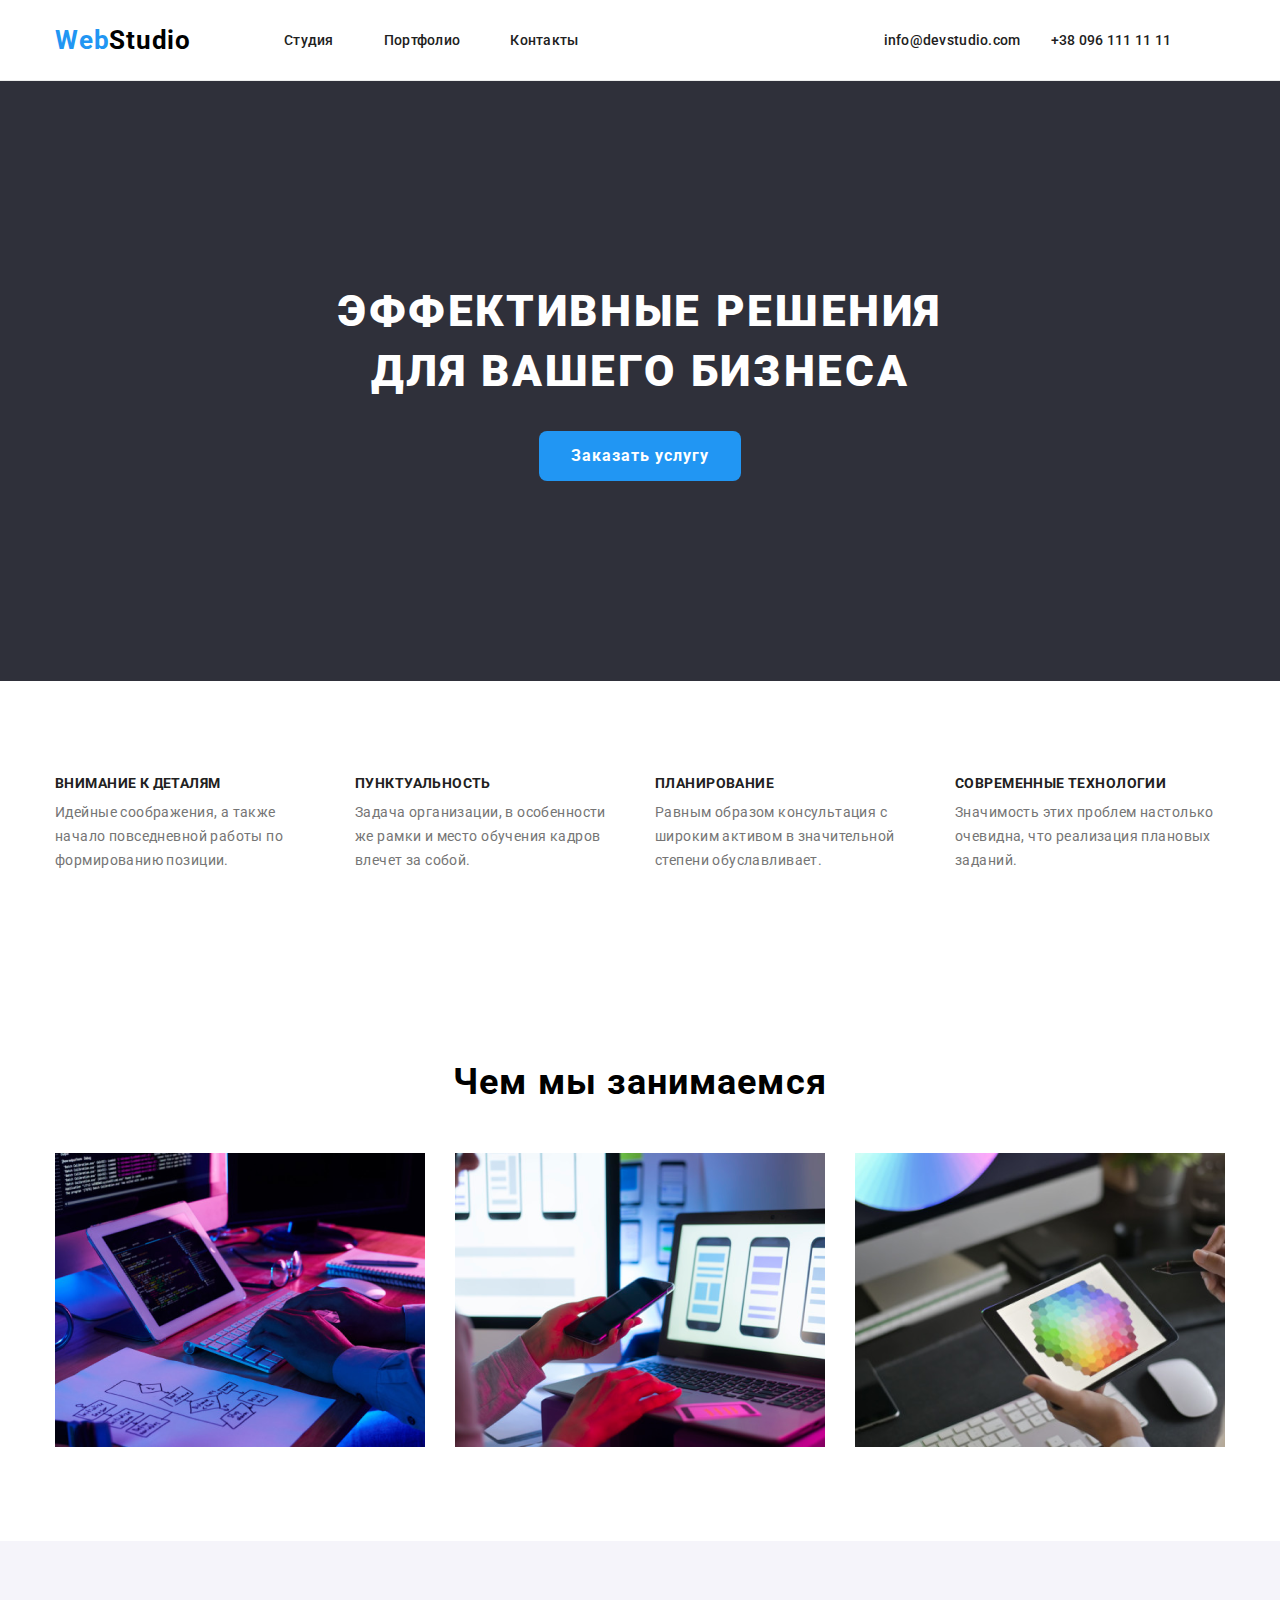
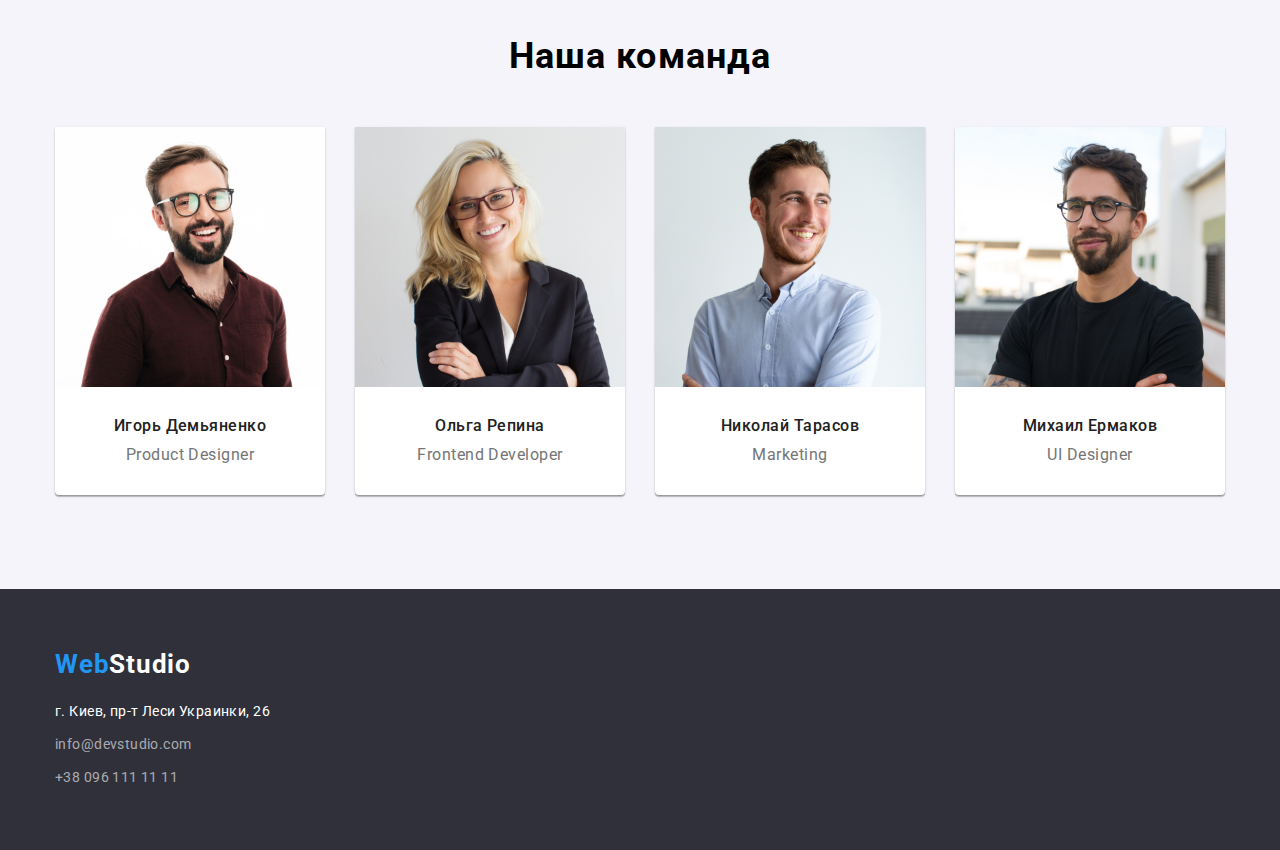
<file: index.html>
<!DOCTYPE html>
<html lang="ru">
<head>
    <meta charset="UTF-8">
    <meta name="viewport" content="width=device-width, initial-scale=1.0">
    <title>Вебстудия</title>
    <link rel="stylesheet" href="https://cdnjs.cloudflare.com/ajax/libs/modern-normalize/1.0.0/modern-normalize.css">
    <link href="https://fonts.googleapis.com/css2?family=Raleway:wght@700&family=Roboto:wght@400;500;700;900&display=swap" rel="stylesheet">
    <link rel="stylesheet" href="css/styles.css">  
</head>
<body>
    <header class="header ">
        <div class="container container-header">
        <nav class="navigation">
            <div class="logo-container">
            <a class="logo link" lang="en" href="./index.html" aria-label="webstudio logo"><span class="logo-web">Web</span>Studio</a> 
           </div>
            <ul class="navigation-list list">
                <li class="navigation-list-item">
                    <a class="navigation-list-link link" href="" >Студия</a>
                </li>
                <li class="navigation-list-item">
                    <a class="navigation-list-link link" href="./portfolio.html">Портфолио</a>
                </li>
                <li class="navigation-list-item">
                    <a class="navigation-list-link link" href="">Контакты</a>
                </li>
            </ul>
            <address class="address ">
            <ul class="address-list list">
                <li class="address-list-item">
                  <a class="address-list-link link " href="mailto:info@devstudio.com">info@devstudio.com</a>
                </li>
                <li class="address-list-item">
                   <a class="address-list-link link " href="tel:+380961111111">+38 096 111 11 11</a>
                </li>
            </ul>
        </address>
        </nav>
    </div>
        
    </header>
    <main>
        <!--HERO-->
        <section class="hero">
            <div class="container">
            <h1 class="hero-title">Эффективные решения <br> для вашего бизнеса</h1>
            <button class="hero-btn" type="button">Заказать услугу</button>
            </div>
        </section>
        <!--BENEFITS-->
        <section class="benefits section">
            <div class="container">
            <h2 hidden>Наши преимущества</h2>
            <ul class="benefits-list list">
            <li class="benefits-list-item">
                <h3 class="benefits-title">Внимание к деталям</h3>
            <p class="benefits-description">Идейные соображения, а также начало повседневной работы по формированию позиции.</p>
        </li>
            <li class="benefits-list-item">
                <h3 class="benefits-title">Пунктуальность</h3>
                <p class="benefits-description">Задача организации, в особенности же рамки и место обучения кадров влечет за собой.</p>
            </li>
            <li class="benefits-list-item">
                <h3 class="benefits-title">Планирование</h3>
                <p class="benefits-description">Равным образом консультация с широким активом в значительной степени обуславливает.</p>
        </li>
            <li class="benefits-list-item">
                <h3 class="benefits-title">Современные технологии</h3>
                <p class="benefits-description">Значимость этих проблем настолько очевидна, что реализация плановых заданий.</p>
        </li>
         </ul>
        </div>
        </section>
        <!--WHAT WE DO-->
        <section class="whatwedo section">
            <div class="container">
            <h2 class="section-title">Чем мы занимаемся</h2>
            <ul class="whatwedo-list list">
                <li class="whatwedo-item">
                    <img class="whatwedo-img" src="./images/whatwedo/box1.png" width="370" height="294" alt="разработчик пишет код">
                </li>
                <li class="whatwedo-item">
                    <img class="whatwedo-img" src="./images/whatwedo/box2.png" width="370" height="294" alt="тестировщик проводит тест">
                </li>
                <li class="whatwedo-item"><img class="whatwedo-img" src="./images/whatwedo/box3.png" width="370" height="294" alt="дизайнер подбирает цветовую гамму сайта">
                </li>
            </ul>
           </div>
        </section>
                <!--OUR TEAM-->
                <section class="team section">
                    <div class="container">
                    <h2 class="section-title">Наша команда</h2>
                    <ul class="team-list list">
                        <li class="team-list-item">
                           <img class="team-list-img" src="./images/team/number1.jpg" width="270" height="260" alt=" Игорь Демьяненко дизайнер">
                            <h3 class="member-name">Игорь Демьяненко</h3>
                              <p class="member-profession">Product Designer</p>

                        </li>
                        <li class="team-list-item">
                        <img class="team-list-img"  src="./images/team/number2.jpg" width="270" height="260" alt="Ольга Репина разработчик">
                            <h3 class="member-name">Ольга Репина</h3>
                             <p class="member-profession">Frontend Developer</p>
                        </li>
                        <li class="team-list-item">
                           <img class="team-list-img" src="./images/team/number3.jpg" width="270" height="260" alt="Николай Тарасов маркетолог">
                            <h3 class="member-name">Николай Тарасов</h3>
                             <p class="member-profession">Marketing</p>
                        </li>
                        <li class="team-list-item">
                           <img class="team-list-img"  src="./images/team/number4.jpg" width="270" height="260" alt="Михаил Ермаков UI дизайнер ">
                            <h3 class="member-name">Михаил Ермаков</h3>
                             <p class="member-profession">UI Designer</p>
                        </li>
                      
                    </ul>
                </div>
                </section>

    </main>
    <footer class="footer">
        <div class="container">
        <a class="footer-logo link" lang="en" href="./index.html" aria-label="webstudio logo"> <span class="logo-web">Web</span><span class="studio-logo">Studio</span></a> 
       
        <p class="address-location">г. Киев, пр-т Леси Украинки, 26</p>
        <address class="address-footer">
            <ul class="footer-address list" >
                <li class="footer-address-item">
                  <a class="footer-address-link link" href="mailto:info@devstudio.com">info@devstudio.com</a>
                </li>
                <li class="footer-address-item">
                   <a class="footer-address-link link" href="tel:+380961111111">+38 096 111 11 11</a>
                </li>
            </ul>
        </address>
    </div>

    </footer>
    
</body>
</html>
</file>
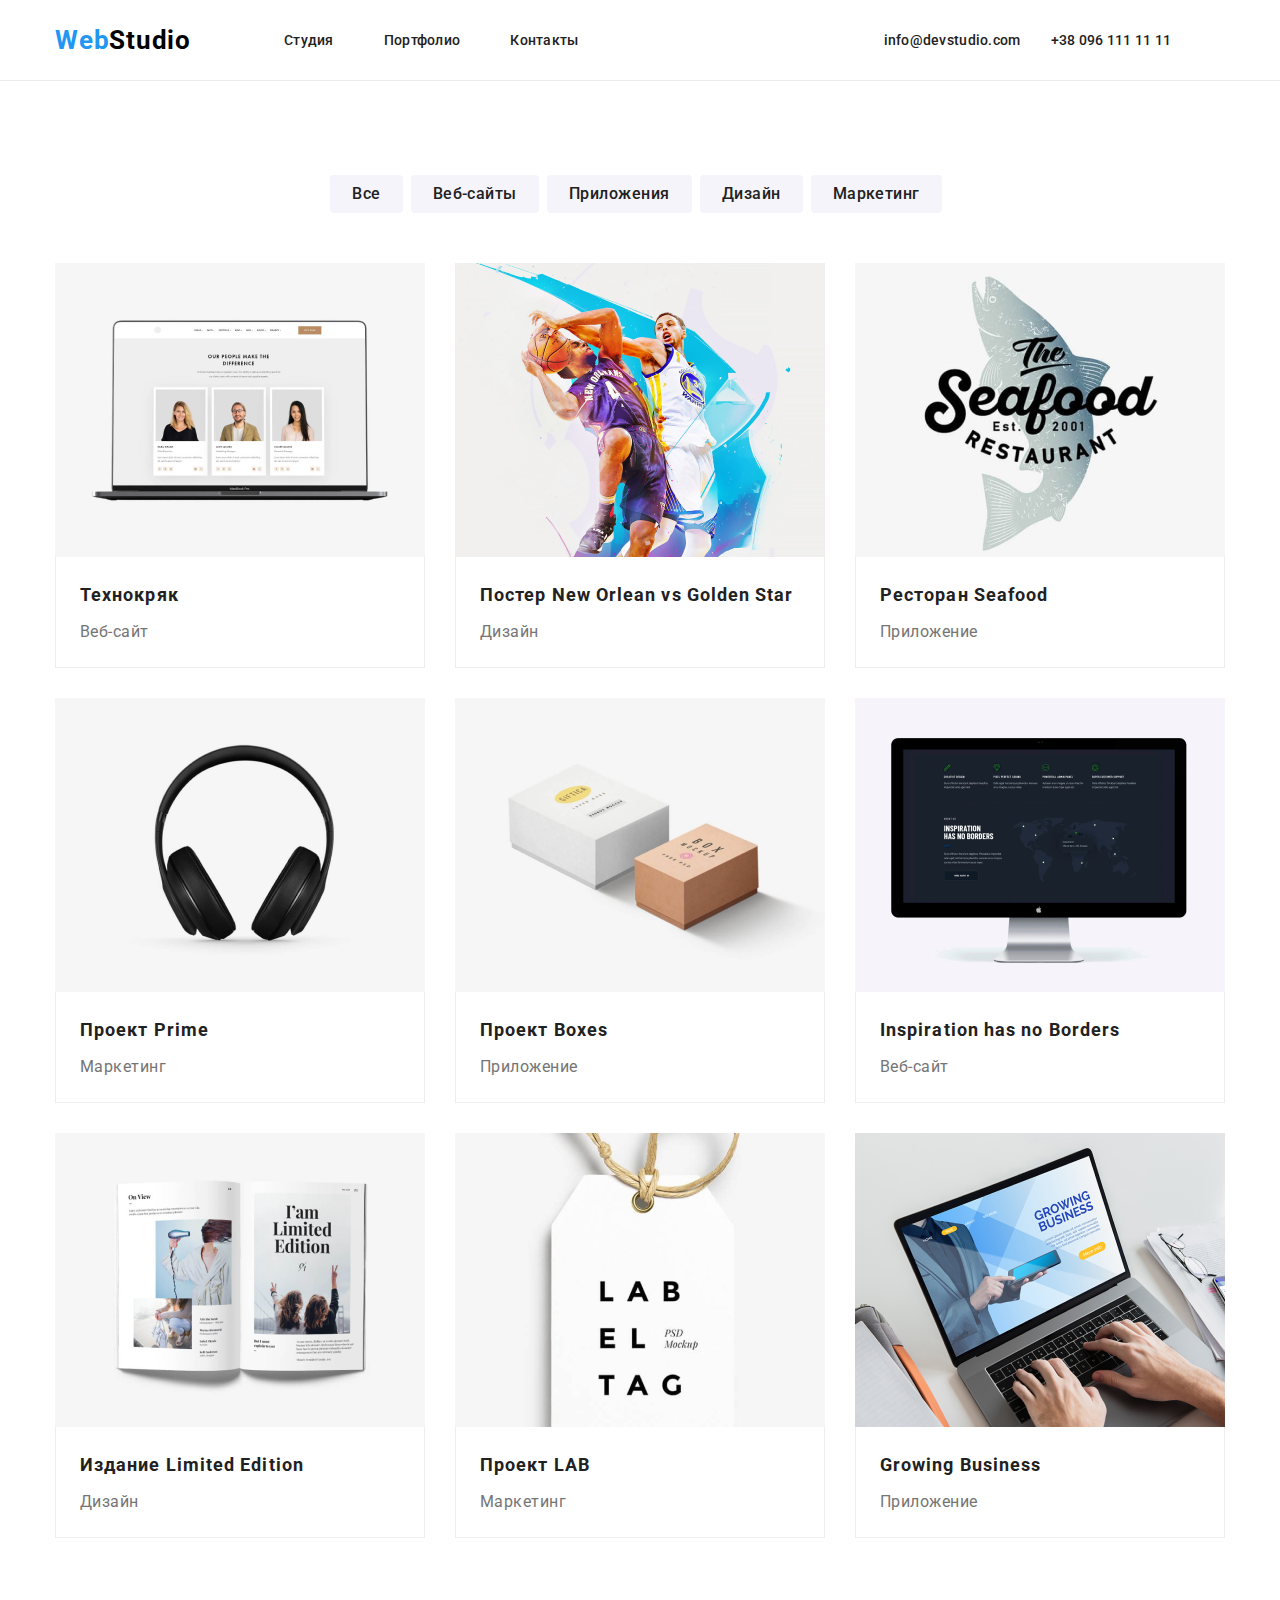
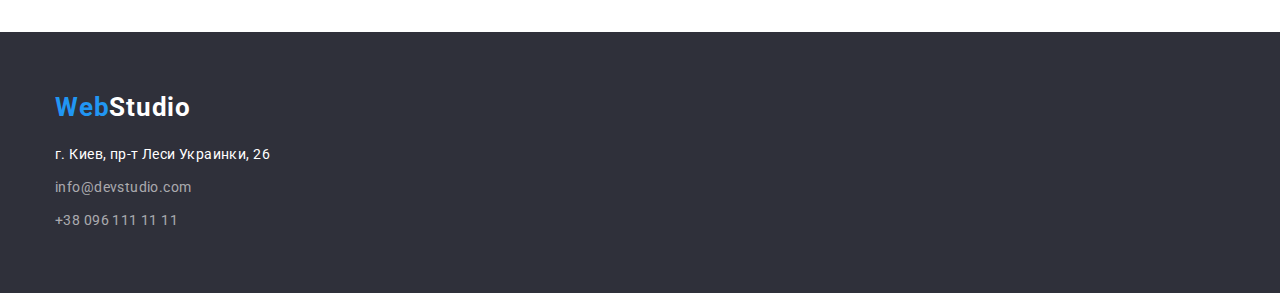
<file: portfolio.html>
<!DOCTYPE html>
<html lang="ru">
<head>
    <meta charset="UTF-8">
    <meta name="viewport" content="width=device-width, initial-scale=1.0">
    <title>Портфолио</title>
    <link rel="stylesheet" href="https://cdnjs.cloudflare.com/ajax/libs/modern-normalize/1.0.0/modern-normalize.css">
    <link href="https://fonts.googleapis.com/css2?family=Raleway:wght@700&family=Roboto:wght@400;500;700;900&display=swap" rel="stylesheet">
    <link rel="stylesheet" href="css/styles.css"> 
</head>
<body>
    <header class="header ">
        <div class="container container-header">
        <nav class="navigation">
            <a class="logo link" lang="en" href="./index.html" aria-label="webstudio logo"><span class="logo-web">Web</span>Studio</a> 
            <ul class="navigation-list list">
                <li class="navigation-list-item">
                    <a class="navigation-list-link link" href="" >Студия</a>
                </li>
                <li class="navigation-list-item">
                    <a class="navigation-list-link link" href="./portfolio.html">Портфолио</a>
                </li>
                <li class="navigation-list-item">
                    <a class="navigation-list-link link" href="">Контакты</a>
                </li>
            </ul>
            <address class="address ">
            <ul class="address-list list">
                <li class="address-list-item">
                  <a class="address-list-link link " href="mailto:info@devstudio.com">info@devstudio.com</a>
                </li>
                <li class="address-list-item">
                   <a class="address-list-link link " href="tel:+380961111111">+38 096 111 11 11</a>
                </li>
            </ul>
        </address>
        </nav>
    </div>
        
    </header>
    <main>
        <section class="Portfolio section">
            <div class="container ">
            <h2 hidden>Портфолио</h2>
            <ul class="portfolio-btn-list list">
                <li><button class="portfolio-btn" type="button">Все</button></li>
                <li><button class="portfolio-btn" type="button">Веб-сайты</button></li>
                <li><button class="portfolio-btn" type="button">Приложения</button></li>
                <li><button class="portfolio-btn" type="button">Дизайн</button></li>
                <li><button class="portfolio-btn" type="button">Маркетинг</button></li> 
            </ul>
            <ul class="portfolio-gallery list ">
                <li class="portfolio-item" >
                    <img class="portfolio-img" width="370" height="294" src="./images/portfolio/img1.png" alt="сайт технокряка">
                    <div class="card-content">
                        <h3 class="portfolio-title" >Технокряк</h3>
                        <p  class="portfolio-text">Веб-сайт</p>
                    </div>
                
                </li>
                <li class="portfolio-item" >
                    <img class="portfolio-img" width="370" height="294" src="./images/portfolio/img2.png" alt="Постер New Orlean vs Golden Star">
                    <div class="card-content">
                        <h3 class="portfolio-title poster">Постер <span lang="en">New Orlean vs Golden Star </span></h3>
                        <p class="portfolio-text">Дизайн</p>
                    </div>
                   
                </li>
                <li class="portfolio-item" >
                    <img class="portfolio-img" width="370" height="294" src="./images/portfolio/img3.png" alt="эмблема ресторана Seafood">
                    <div class="card-content">
                        <h3 class="portfolio-title" >Ресторан Seafood</h3>
                        <p  class="portfolio-text">Приложение</p>
                    </div>
                    
                </li>
                <li class="portfolio-item" >
                    <img class="portfolio-img" width="370" height="294" src="./images/portfolio/img4.png" alt="черные наушники">
                    <div class="card-content">
                        <h3 class="portfolio-title" >Проект Prime</h3>
                        <p class="portfolio-text" >Маркетинг</p>
                    </div>
                </li>
                <li class="portfolio-item" >
                    <img class="portfolio-img" width="370" height="294" src="./images/portfolio/img5.png" alt="две коробки">
                    <div class="card-content">
                        <h3 class="portfolio-title" >Проект Boxes</h3>
                    <p  class="portfolio-text">Приложение</p>
                    </div>
                </li>
                <li class="portfolio-item" >
                    <img class="portfolio-img" width="370" height="294" src="./images/portfolio/img6.png" alt="компьютер">
                    <div class="card-content">
                        <h3 class="portfolio-title" >Inspiration has no Borders</h3>
                    <p class="portfolio-text" >Веб-сайт</p>
                    </div>
                </li>
                <li class="portfolio-item" >
                    <img class="portfolio-img" width="370" height="294" src="./images/portfolio/img7.png" alt="открытая книга">
                    <div class="card-content">
                        <h3 class="portfolio-title" >Издание Limited Edition</h3>
                    <p class="portfolio-text" >Дизайн</p>
                    </div>
                </li>
                <li class="portfolio-item" >
                    <img class="portfolio-img" width="370" height="294" src="./images/portfolio/img8.png" alt="бирка">
                    <div class="card-content">
                        <h3 class="portfolio-title" >Проект LAB</h3>
                    <p class="portfolio-text" >Маркетинг</p>
                    </div>
                </li>
                <li class="portfolio-item" >
                    <img class="portfolio-img"  width="370" height="294" src="./images/portfolio/img9.png" alt="открытый ноутбук">
                    <div class="card-content">
                        <h3 class="portfolio-title" >Growing Business</h3>
                    <p class="portfolio-text" >Приложение</p>
                    </div>
                </li>
            </ul>
        </div>
        </section>
    </main>
    <footer class="footer">
        <div class="container">
        <a class="footer-logo link" lang="en" href="./index.html" aria-label="webstudio logo"> <span class="logo-web">Web</span><span class="studio-logo">Studio</span></a> 
       
        <p class="address-location">г. Киев, пр-т Леси Украинки, 26</p>
        <address class="address-footer">
            <ul class="footer-address list" >
                <li class="footer-address-item">
                  <a class="footer-address-link link" href="mailto:info@devstudio.com">info@devstudio.com</a>
                </li>
                <li class="footer-address-item">
                   <a class="footer-address-link link" href="tel:+380961111111">+38 096 111 11 11</a>
                </li>
            </ul>
        </address>
    </div>

    </footer>
    
</body>
</html>
</file>
<file: css/styles.css>
:root{
    --accent-color:#2196F3;
    --main-font:'Roboto', sans-serif;
    --secondary-font: "Raleway", sans-serif;  
}
html{
    box-sizing: border-box;
  }

  *,
  *::before,
  *::after {
    box-sizing: inherit;
    margin: 0;
    padding:0;
  }

body {
    font-family: var(--main-font);
    font-style: normal;
}
img{
    display: block;

}
.list{
    list-style: none; 
}

  .link {
    text-decoration: none;
  }
  .address {
    font-style: normal;
  }
  .container{
    width: 1200px;
    padding: 0 15px;
    margin: 0 auto;
  }
  .section{
    padding-top: 94px;
    padding-bottom: 94px;
  }

/*  =========== HEADER  ============ */
.header{
    border-bottom: 1px solid #ECECEC; 
}
.container-header{
    display: flex;
    align-items: center;
    justify-content: space-between;
    height: 80px;   
}


.navigation{
    display: flex;
    align-items: center;
}

.navigation-list{
    display: flex;
}
.navigation-list-item:not(:last-child){
    margin-right: 50px;
   }
.address-list{
    display: flex; 
}
.address-list-item:not(:last-child){
    margin-right: 30px;
   }
.address{
    margin-left: 305px;
}
.logo-container{
  display: flex;
}
.logo{
   
    font-family:var(--secondary-font)
    font-style: normal;
    font-weight: 700;
    font-size: 26px;
    line-height: 1.192;
    letter-spacing: 0.03em;
    color: #000000;
    margin-right:93px;
   
}

.logo-web{
    color: #2196F3;
}
.studio-logo{
    color: #FFFFFF;
}
.navigation-list-link,
.address-list-link{
    font-weight: 500;
    font-size: 14px;
    line-height: 1.143;
    letter-spacing: 0.02em;
    color: #212121;
}
.navigation-list-link:hover,
 .navigation-list-link:focus,
 .address-list-link:hover,
 .address-list-link:focus{
  color:var(--accent-color);}

  /*  ============END  HEADER  ============ */

  /*  =========== HERO  ============ */
  .hero{
    background: #2F303A;
    text-align: center;
    padding-top: 200px;
    padding-bottom: 200px;
}

.hero-title{
font-weight: 900;
font-size: 44px;
line-height: 1.364;
text-align: center;
letter-spacing: 0.06em;
text-transform: uppercase;
color: #FFFFFF;
margin-bottom: 30px;
margin-left: auto;
margin-right: auto;
}

.hero-btn{
display: block;
padding: 10px 32px;
font-weight: 700;
border: 0;
border-radius: 8px;
font-size: 16px;
line-height: 1.875;
display: inline;
align-items: center;
text-align: center;
letter-spacing: 0.06em;
color: #FFFFFF;
background-color: var(--accent-color);

}


/*  =========== END HERO  ============ */

/*  =========== BENEFITS  ============ */ 
.benefits-list{
    display: flex;
   justify-content: space-between;
  }

  .benefits-list >li {
   flex-basis: 270px;
   margin-right: 30px;
  }
 .benefits-list >li:last-child{
     margin-right: 0px;
 }
.benefits-title{
font-weight: 700;
font-size: 14px;
line-height: 1.143;
letter-spacing: 0.03em;
text-transform: uppercase;
color: #212121;
margin-bottom: 10px;

}
.benefits-description{
font-weight: 400;
font-size: 14px;
line-height: 1.714;
letter-spacing: 0.03em;
color: #757575;
}




/*  =========== END BENEFITS  ============ */

/*  =========== WHAT WE DO   ============ */ 
.section-title {
  
    margin-bottom: 50px;
    text-align: center;
    font-weight: 700;
    font-size: 36px;
    line-height: 1.167;
    letter-spacing: 0.03em;
    align-items: center;
  }
  .whatwedo-list{
    display: flex;
  }
  .whatwedo-list> li {
    margin-right: 30px;
  }
  .whatwedo-list> li:last-child {
    margin-right: 0px;
  }
  
  
  /*  =========== END WHAT WE DO   ============ */

  /*  =========== OUR TEAM   ============ */ 
  .team {
    background: #f5f4fa;
  }
 .team-list{
    display: flex;
  }
  .team-list> li {
    margin-right: 30px;
    background: #ffffff;
    box-shadow: 0px 1px 3px rgba(0, 0, 0, 0.12), 0px 1px 1px rgba(0, 0, 0, 0.14), 0px 2px 1px rgba(0, 0, 0, 0.2);
    border-radius: 0px 0px 4px 4px;

Sunny Store, [25.09.20 03:07]
}
  .team-list > li:last-child {
    margin-right: 0px;
  }
  .team-list-img{
    margin-bottom: 30px;
  }
  .member-name{
  font-weight: 500;
  font-size: 16px;
  line-height: 1.186;
  text-align: center;
  letter-spacing: 0.03em;
  color: #212121;
  margin-bottom: 10px;
  }
  
  .member-profession{
  font-weight: 400;
  font-size: 16px;
  line-height: 1.186;
  letter-spacing: 0.03em;
  color: #757575;
  text-align: center;
  padding-bottom: 30px;
  }
  /*  ===========END  OUR TEAM   ============ */
  
  /*  ===========FOOTER ============ */
  .footer{
    background: #2F303A; 
    padding-top:60px ;
    padding-bottom:60px ;
  }
  .footer.address{
      display: block;
  }
  .footer-logo {
    display: inline-block;
    font-family:var(--secondary-font)
    font-style: normal;
    font-weight: 700;
    font-size: 26px;
    line-height: 1.192;
    letter-spacing: 0.03em;
    color: #000000;
    margin-bottom: 20px;
  }

  .address-location{
    font-weight: 400;
    font-size: 14px;
    line-height: 1.714;
    letter-spacing: 0.03em;
    color: #FFFFFF;
    margin-bottom: 9px;
    }
    .footer-address-link{
        font-style: normal;
        font-weight: 400;
        font-size: 14px;
        line-height: 1.714;
        letter-spacing: 0.03em;
        color: rgba(255, 255, 255, 0.6);
    }
    .footer-address-link:hover,
    .footer-address-link:focus{
      color:var(--accent-color);
    }
    .footer-address-item:not(:last-child){
        margin-bottom: 9px;
    }

      /*  ===========END FOOTER ============ */

       /*  ===========PORTFOLIO ============ */
      
       .portfolio-btn-list{
           display: flex;
           justify-content: center;
           margin-bottom: 50px;
       }
      
       .portfolio-btn{
           margin-right: 8px;
       }
       .portfolio-btn{
        padding: 6px 22px;
        border-style: none;
        border-radius: 4px;
        background-color: #f5f4fa;
        color: #212121;
        font-family: Roboto;
        font-style: normal;
        font-weight: 500;
        font-size: 16px;
        line-height: 1.625;
        text-align: center;
        letter-spacing: 0.03em;
      }
      .portfolio-btn:hover,
      .portfolio-btn:focus{
        color: #FFFFFF;
        background: var(--accent-color);
      }
      .portfolio-title{
      font-style: normal;
      font-weight: 700;
      font-size: 18px;
      line-height: 2;
      letter-spacing: 0.06em;
      color: #212121;
      
      }
      .portfolio-text{
      font-weight: 400;
      font-size: 16px;
      line-height: 1.875;
      letter-spacing: 0.03em;
      color: #757575;
      }
      .portfolio-gallery{
          display: flex;
          flex-wrap: wrap;
      }
     
      .portfolio-item{
        width: 370px;
        margin-right: 30px;
        margin-bottom: 30px;
      }
      .poster{
        padding-left: 0px;
        padding-right: 0px;
      }
      .card-content{
        background: #FFFFFF;
        border-right: 1px solid #EEEEEE;
        border-left:  1px solid #EEEEEE;
        border-bottom:  1px solid #EEEEEE;
        box-sizing: border-box;
        padding-left: 24px;
        padding-right: 24px;
        padding-top: 20px;
        padding-bottom: 20px;
        
        /*border-bottom-right-radius: ;
        border-bottom-left-radius: ;
        overflow:hidden*/
      }
      .portfolio-title{
        margin-bottom: 4px;
      }
      .portfolio-item:nth-child(3n){
        margin-right: 0px;
    }
    .portfolio-item:nth-last-child(-n+3) {
        margin-bottom: 0px;
    }
</file>
